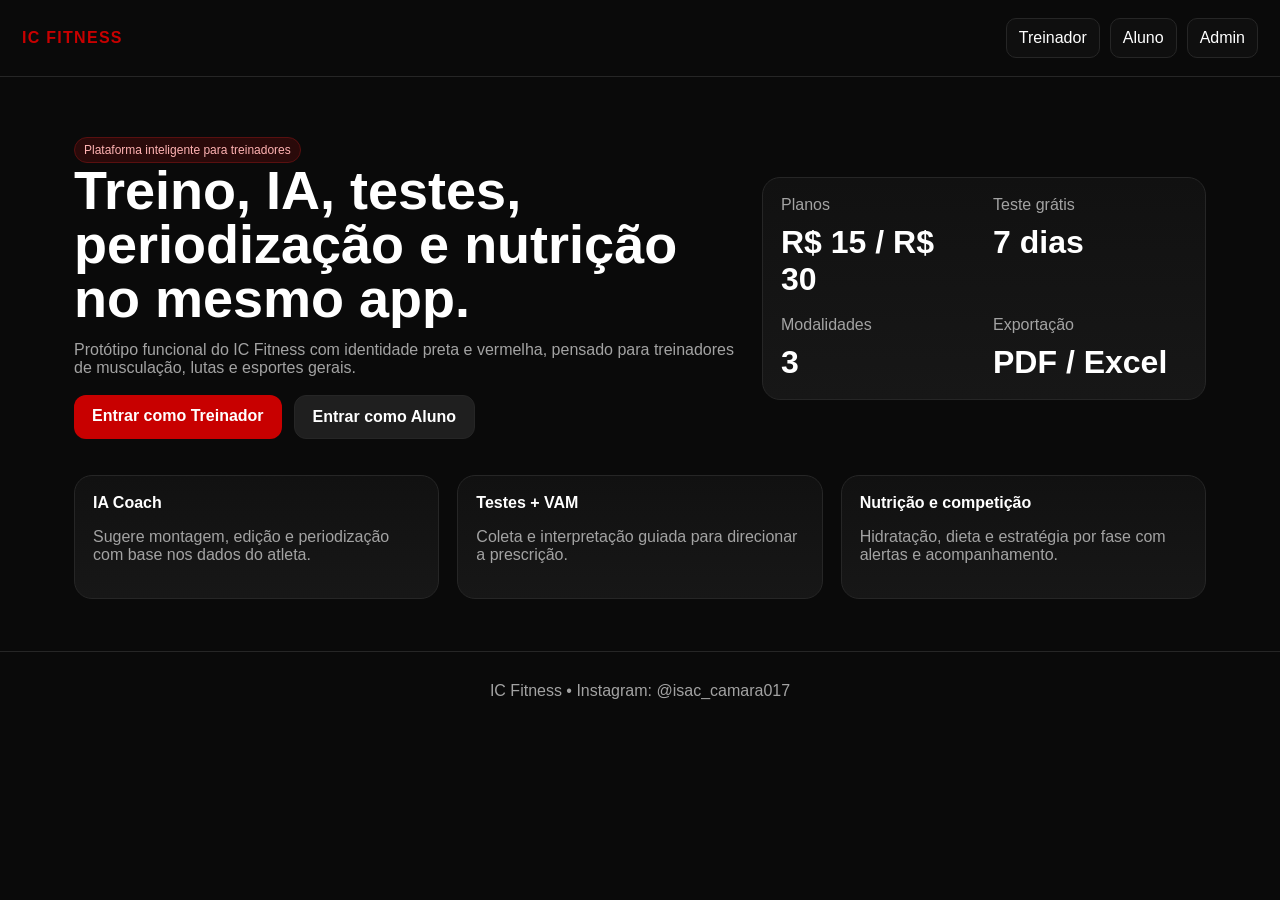
<file: index.html>
<!doctype html><html><head><meta charset='utf-8'><meta name='viewport' content='width=device-width, initial-scale=1'><title>IC Fitness</title><link rel='stylesheet' href='styles.css'></head><body><header class='header'><div class='brand'>IC FITNESS</div><div class='nav'><a href='trainer.html'>Treinador</a><a href='student.html'>Aluno</a><a href='admin.html'>Admin</a></div></header><main class='container'><section class='hero'><div><span class='badge'>Plataforma inteligente para treinadores</span><h1>Treino, IA, testes, periodização e nutrição no mesmo app.</h1><p>Protótipo funcional do IC Fitness com identidade preta e vermelha, pensado para treinadores de musculação, lutas e esportes gerais.</p><div style='display:flex;gap:12px;flex-wrap:wrap;margin-top:18px'><a class='btn' href='trainer.html'>Entrar como Treinador</a><a class='btn secondary' href='student.html'>Entrar como Aluno</a></div></div><div class='card'><div class='grid grid-2'><div><div class='small'>Planos</div><div class='kpi'>R$ 15 / R$ 30</div></div><div><div class='small'>Teste grátis</div><div class='kpi'>7 dias</div></div><div><div class='small'>Modalidades</div><div class='kpi'>3</div></div><div><div class='small'>Exportação</div><div class='kpi'>PDF / Excel</div></div></div></div></section><section class='grid grid-3'><div class='card'><strong>IA Coach</strong><p class='small'>Sugere montagem, edição e periodização com base nos dados do atleta.</p></div><div class='card'><strong>Testes + VAM</strong><p class='small'>Coleta e interpretação guiada para direcionar a prescrição.</p></div><div class='card'><strong>Nutrição e competição</strong><p class='small'>Hidratação, dieta e estratégia por fase com alertas e acompanhamento.</p></div></section></main><footer class='footer'>IC Fitness • Instagram: @isac_camara017</footer><script src='app.js'></script></body></html>
</file>
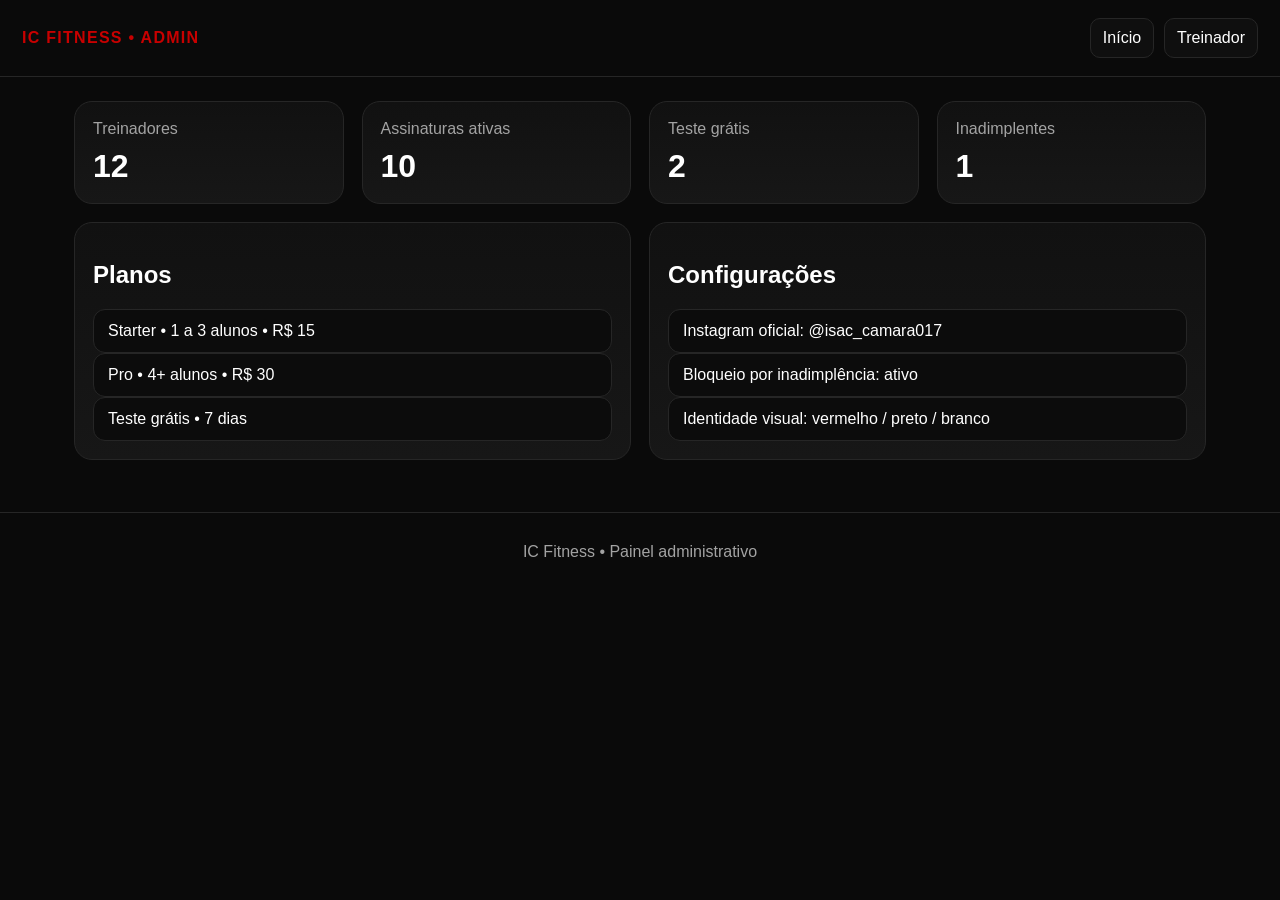
<file: admin.html>
<!doctype html><html><head><meta charset='utf-8'><meta name='viewport' content='width=device-width, initial-scale=1'><title>IC Fitness • Admin</title><link rel='stylesheet' href='styles.css'></head><body><header class='header'><div class='brand'>IC FITNESS • ADMIN</div><div class='nav'><a href='index.html'>Início</a><a href='trainer.html'>Treinador</a></div></header><main class='container'><div class='grid grid-4'><div class='card'><div class='small'>Treinadores</div><div class='kpi'>12</div></div><div class='card'><div class='small'>Assinaturas ativas</div><div class='kpi'>10</div></div><div class='card'><div class='small'>Teste grátis</div><div class='kpi'>2</div></div><div class='card'><div class='small'>Inadimplentes</div><div class='kpi'>1</div></div></div><div class='grid grid-2' style='margin-top:18px'><div class='card'><h2>Planos</h2><div class='item'>Starter • 1 a 3 alunos • R$ 15</div><div class='item'>Pro • 4+ alunos • R$ 30</div><div class='item'>Teste grátis • 7 dias</div></div><div class='card'><h2>Configurações</h2><div class='item'>Instagram oficial: @isac_camara017</div><div class='item'>Bloqueio por inadimplência: ativo</div><div class='item'>Identidade visual: vermelho / preto / branco</div></div></div></main><footer class='footer'>IC Fitness • Painel administrativo</footer><script src='app.js'></script></body></html>
</file>
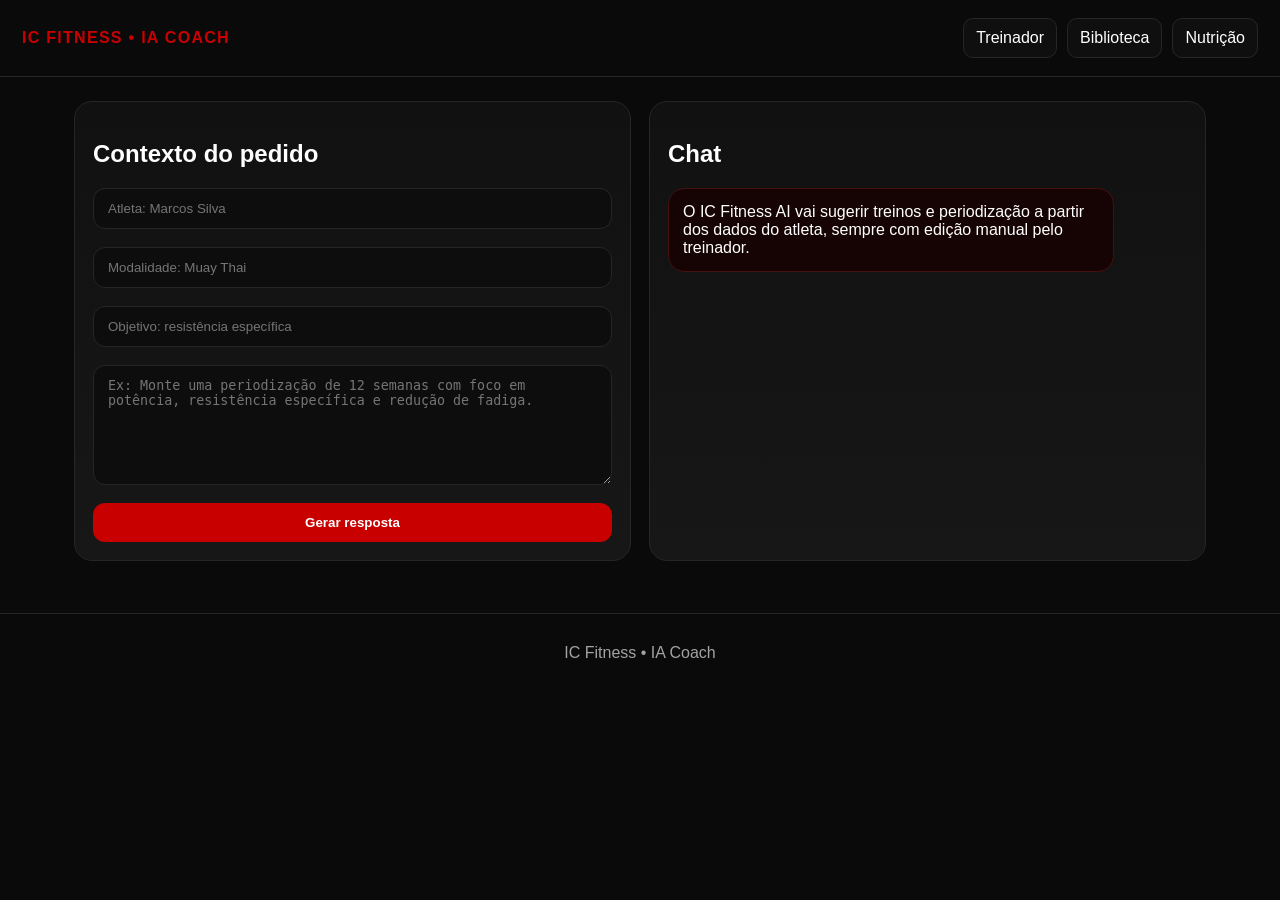
<file: ai-coach.html>
<!doctype html><html><head><meta charset='utf-8'><meta name='viewport' content='width=device-width, initial-scale=1'><title>IC Fitness • IA Coach</title><link rel='stylesheet' href='styles.css'></head><body><header class='header'><div class='brand'>IC FITNESS • IA COACH</div><div class='nav'><a href='trainer.html'>Treinador</a><a href='library.html'>Biblioteca</a><a href='nutrition.html'>Nutrição</a></div></header><main class='container'><div class='grid grid-2'><div class='card'><h2>Contexto do pedido</h2><div class='grid'><input class='input' placeholder='Atleta: Marcos Silva'><input class='input' placeholder='Modalidade: Muay Thai'><input class='input' placeholder='Objetivo: resistência específica'><textarea id='prompt' placeholder='Ex: Monte uma periodização de 12 semanas com foco em potência, resistência específica e redução de fadiga.'></textarea><button class='btn' onclick='aiGenerate()'>Gerar resposta</button></div></div><div class='card'><h2>Chat</h2><div id='aiOut' class='chat'><div class='msg ai'>O IC Fitness AI vai sugerir treinos e periodização a partir dos dados do atleta, sempre com edição manual pelo treinador.</div></div></div></div></main><footer class='footer'>IC Fitness • IA Coach</footer><script src='app.js'></script></body></html>
</file>
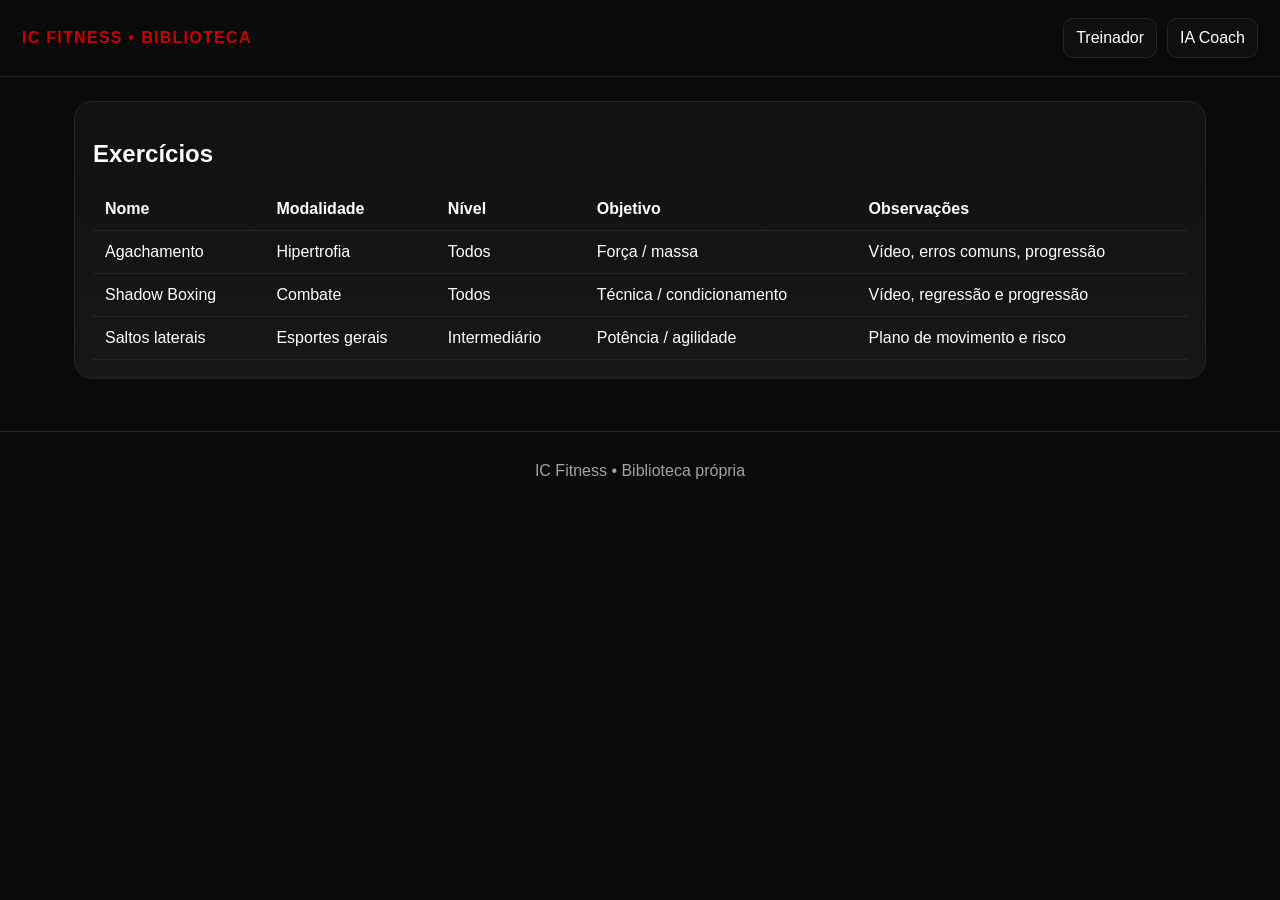
<file: library.html>
<!doctype html><html><head><meta charset='utf-8'><meta name='viewport' content='width=device-width, initial-scale=1'><title>IC Fitness • Biblioteca</title><link rel='stylesheet' href='styles.css'></head><body><header class='header'><div class='brand'>IC FITNESS • BIBLIOTECA</div><div class='nav'><a href='trainer.html'>Treinador</a><a href='ai-coach.html'>IA Coach</a></div></header><main class='container'><div class='card'><h2>Exercícios</h2><table class='table'><thead><tr><th>Nome</th><th>Modalidade</th><th>Nível</th><th>Objetivo</th><th>Observações</th></tr></thead><tbody><tr><td>Agachamento</td><td>Hipertrofia</td><td>Todos</td><td>Força / massa</td><td>Vídeo, erros comuns, progressão</td></tr><tr><td>Shadow Boxing</td><td>Combate</td><td>Todos</td><td>Técnica / condicionamento</td><td>Vídeo, regressão e progressão</td></tr><tr><td>Saltos laterais</td><td>Esportes gerais</td><td>Intermediário</td><td>Potência / agilidade</td><td>Plano de movimento e risco</td></tr></tbody></table></div></main><footer class='footer'>IC Fitness • Biblioteca própria</footer><script src='app.js'></script></body></html>
</file>
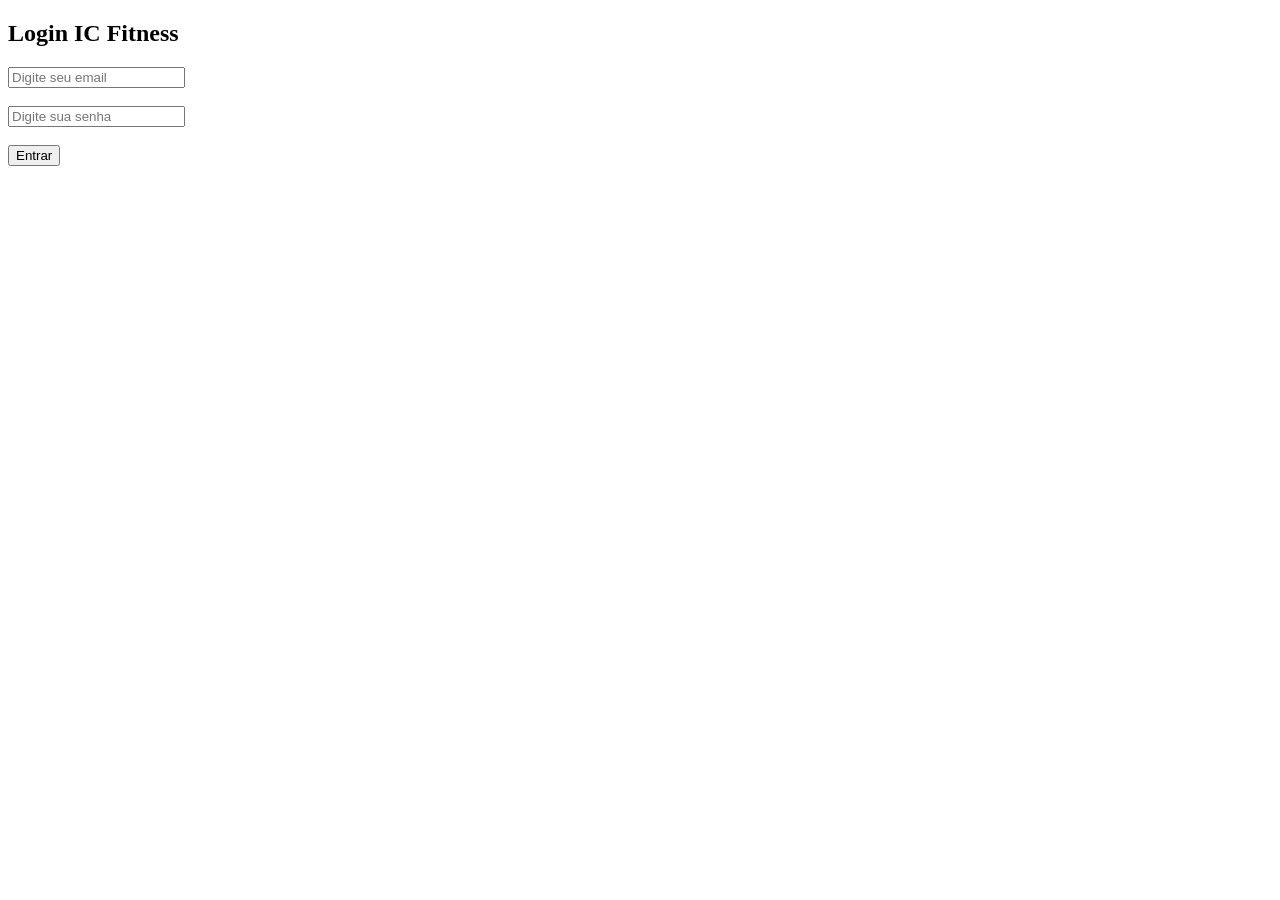
<file: login.html>
<!DOCTYPE html>
<html lang="pt-br">
<head>
  <meta charset="UTF-8">
  <title>Login IC Fitness</title>
</head>

<body>

  <h2>Login IC Fitness</h2>

  <input type="email" id="email" placeholder="Digite seu email"><br><br>
  <input type="password" id="senha" placeholder="Digite sua senha"><br><br>

  <button onclick="login()">Entrar</button>

  <p id="msg"></p>

  <script type="module">
    // 🔥 Import Firebase
    import { initializeApp } from "https://www.gstatic.com/firebasejs/12.11.0/firebase-app.js";
    import { getAuth, signInWithEmailAndPassword } from "https://www.gstatic.com/firebasejs/12.11.0/firebase-auth.js";

    // 🔥 SUA CONFIG (já está certa)
    const firebaseConfig = {
      apiKey: "AIzaSyAyo5PII1g_nC-sMsPWxiz1Ufu7Qoyrrhw",
      authDomain: "ic-fitness-92d1d.firebaseapp.com",
      projectId: "ic-fitness-92d1d",
      storageBucket: "ic-fitness-92d1d.firebasestorage.app",
      messagingSenderId: "875922897801",
      appId: "1:875922897801:web:8cc64bc21a50ea5b2f7f58"
    };

    // 🔥 Inicializa Firebase
    const app = initializeApp(firebaseConfig);
    const auth = getAuth(app);

    // 🔥 Função de login
    window.login = function() {
      const email = document.getElementById("email").value;
      const senha = document.getElementById("senha").value;

      .then((userCredential) => {
  window.location.href = "index.html";
})
        .catch((error) => {
          document.getElementById("msg").innerText = "Erro: " + error.message;
        });
    }

  </script>

</body>
</html>
</file>
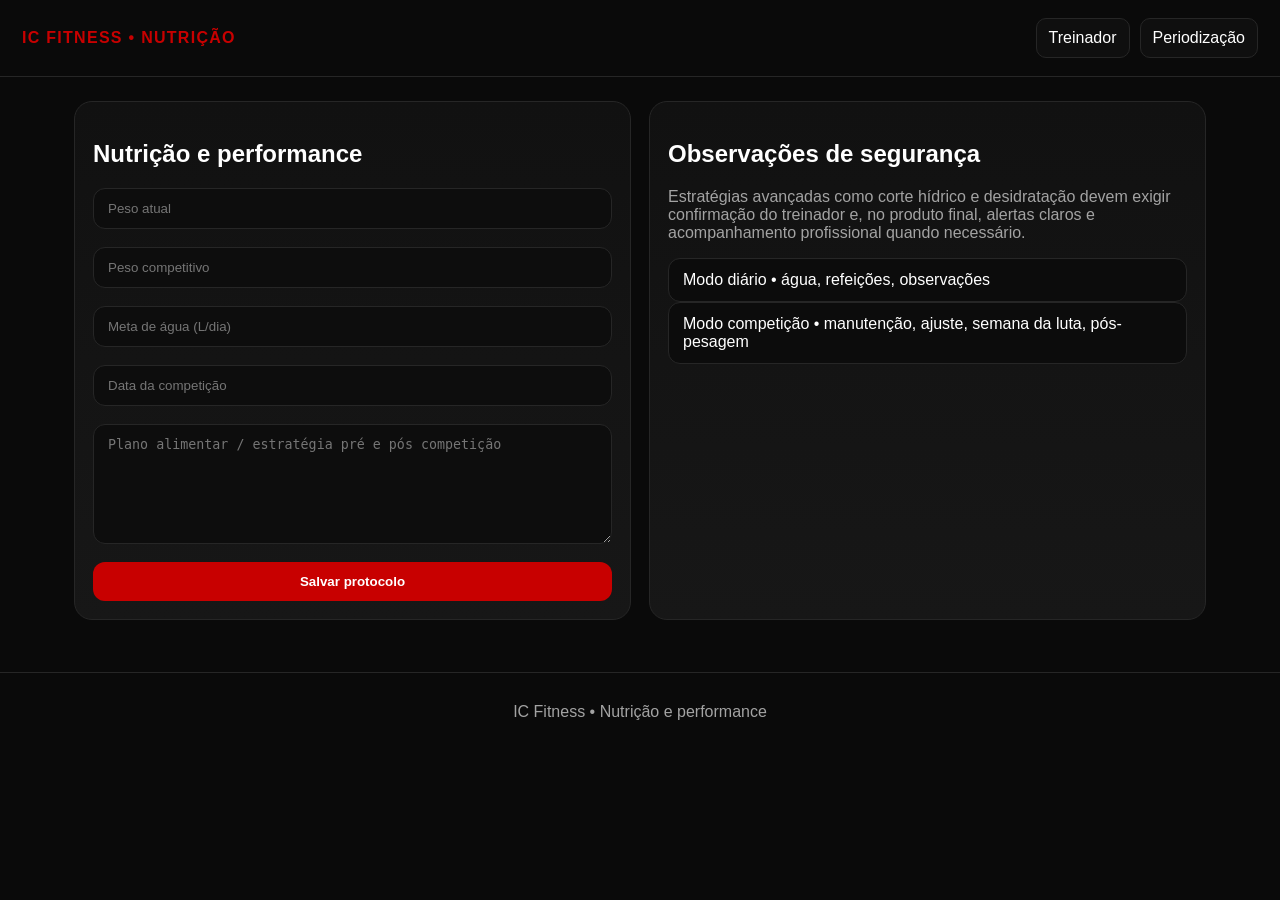
<file: nutrition.html>
<!doctype html><html><head><meta charset='utf-8'><meta name='viewport' content='width=device-width, initial-scale=1'><title>IC Fitness • Nutrição</title><link rel='stylesheet' href='styles.css'></head><body><header class='header'><div class='brand'>IC FITNESS • NUTRIÇÃO</div><div class='nav'><a href='trainer.html'>Treinador</a><a href='periodization.html'>Periodização</a></div></header><main class='container'><div class='grid grid-2'><div class='card'><h2>Nutrição e performance</h2><div class='grid'><input class='input' placeholder='Peso atual'><input class='input' placeholder='Peso competitivo'><input class='input' placeholder='Meta de água (L/dia)'><input class='input' placeholder='Data da competição'><textarea placeholder='Plano alimentar / estratégia pré e pós competição'></textarea><button class='btn'>Salvar protocolo</button></div></div><div class='card'><h2>Observações de segurança</h2><p class='small'>Estratégias avançadas como corte hídrico e desidratação devem exigir confirmação do treinador e, no produto final, alertas claros e acompanhamento profissional quando necessário.</p><div class='item'>Modo diário • água, refeições, observações</div><div class='item'>Modo competição • manutenção, ajuste, semana da luta, pós-pesagem</div></div></div></main><footer class='footer'>IC Fitness • Nutrição e performance</footer><script src='app.js'></script></body></html>
</file>
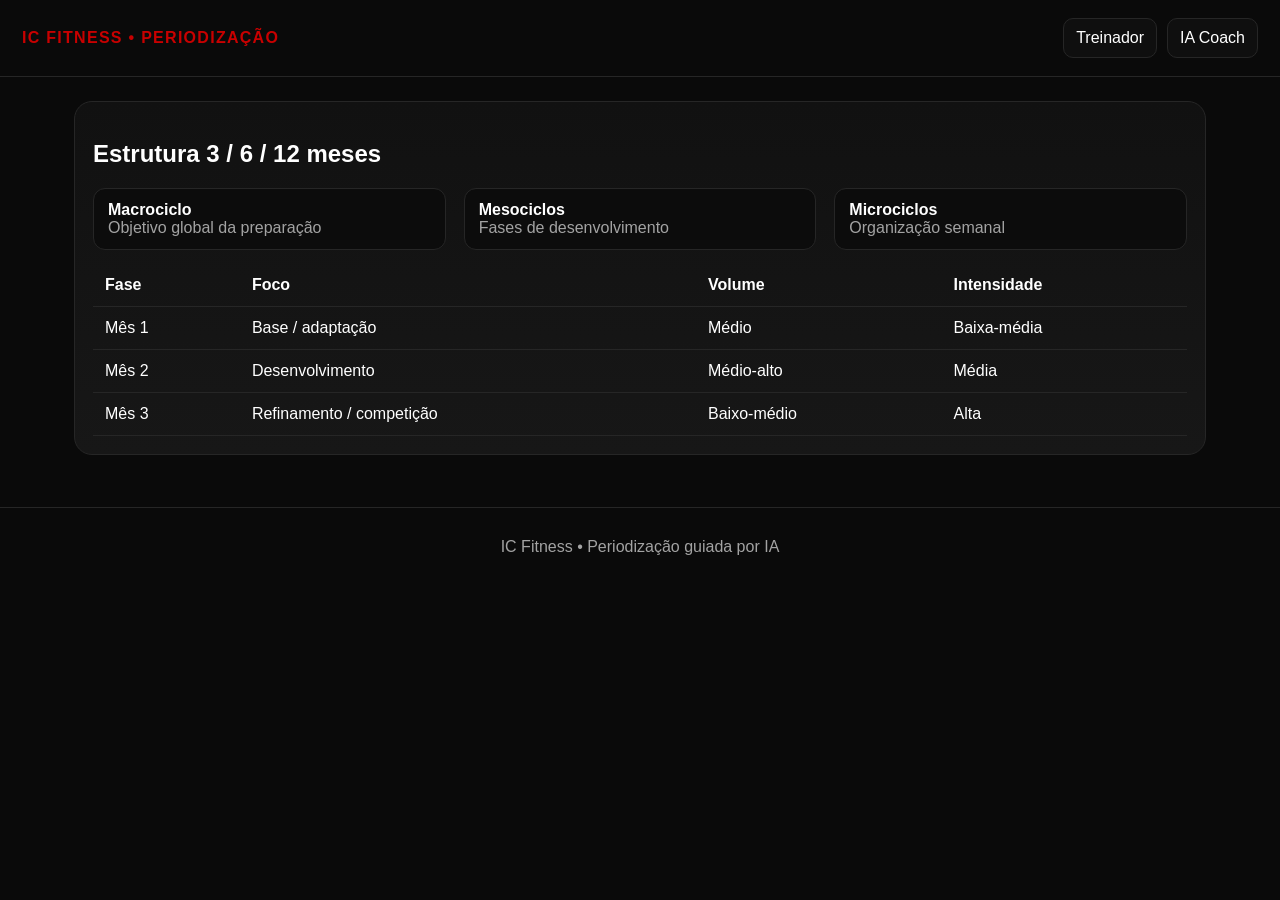
<file: periodization.html>
<!doctype html><html><head><meta charset='utf-8'><meta name='viewport' content='width=device-width, initial-scale=1'><title>IC Fitness • Periodização</title><link rel='stylesheet' href='styles.css'></head><body><header class='header'><div class='brand'>IC FITNESS • PERIODIZAÇÃO</div><div class='nav'><a href='trainer.html'>Treinador</a><a href='ai-coach.html'>IA Coach</a></div></header><main class='container'><div class='card'><h2>Estrutura 3 / 6 / 12 meses</h2><div class='grid grid-3'><div class='item'><strong>Macrociclo</strong><div class='small'>Objetivo global da preparação</div></div><div class='item'><strong>Mesociclos</strong><div class='small'>Fases de desenvolvimento</div></div><div class='item'><strong>Microciclos</strong><div class='small'>Organização semanal</div></div></div><table class='table' style='margin-top:14px'><thead><tr><th>Fase</th><th>Foco</th><th>Volume</th><th>Intensidade</th></tr></thead><tbody><tr><td>Mês 1</td><td>Base / adaptação</td><td>Médio</td><td>Baixa-média</td></tr><tr><td>Mês 2</td><td>Desenvolvimento</td><td>Médio-alto</td><td>Média</td></tr><tr><td>Mês 3</td><td>Refinamento / competição</td><td>Baixo-médio</td><td>Alta</td></tr></tbody></table></div></main><footer class='footer'>IC Fitness • Periodização guiada por IA</footer><script src='app.js'></script></body></html>
</file>
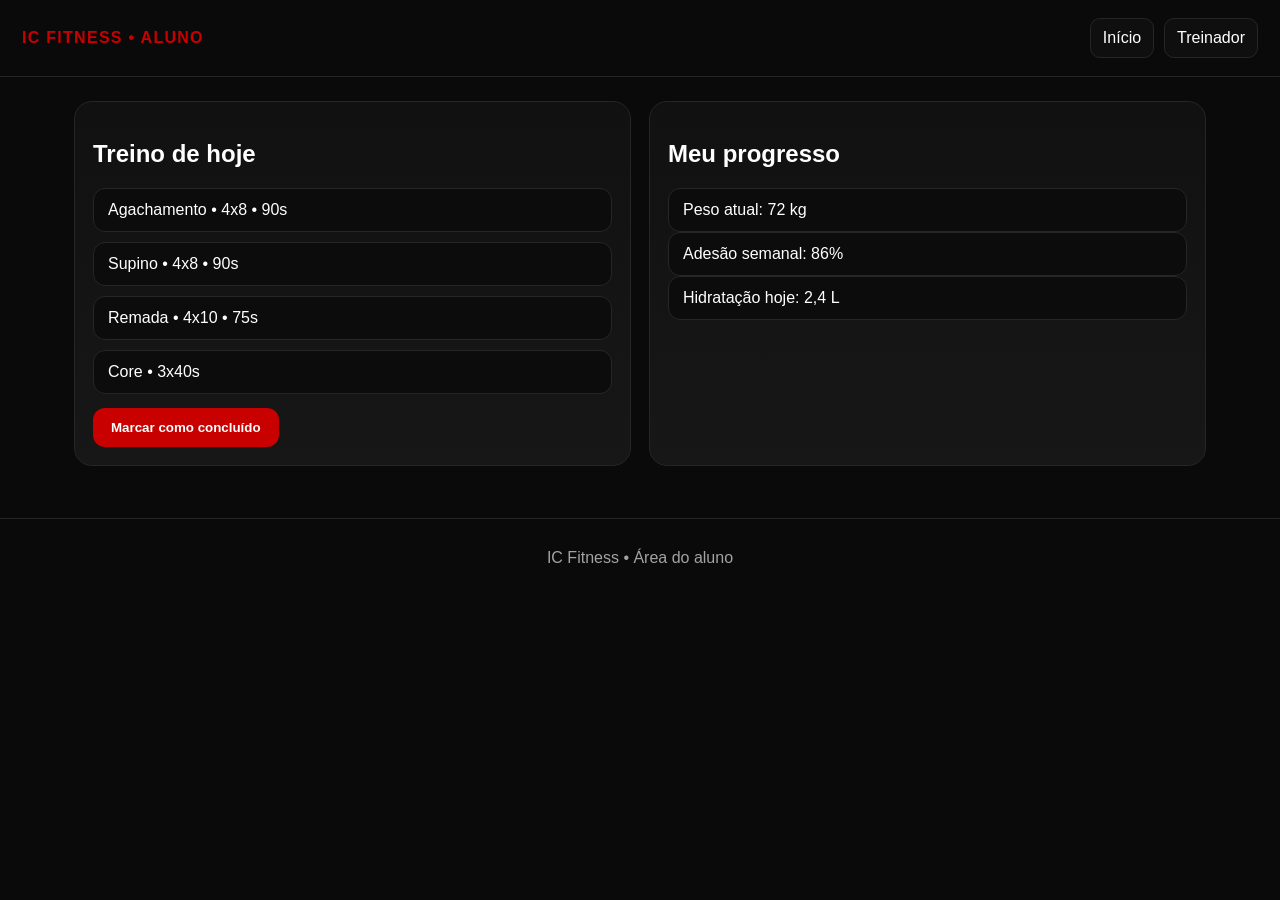
<file: student.html>
<!doctype html><html><head><meta charset='utf-8'><meta name='viewport' content='width=device-width, initial-scale=1'><title>IC Fitness • Aluno</title><link rel='stylesheet' href='styles.css'></head><body><header class='header'><div class='brand'>IC FITNESS • ALUNO</div><div class='nav'><a href='index.html'>Início</a><a href='trainer.html'>Treinador</a></div></header><main class='container'><div class='grid grid-2'><div class='card'><h2>Treino de hoje</h2><div class='list'><div class='item'>Agachamento • 4x8 • 90s</div><div class='item'>Supino • 4x8 • 90s</div><div class='item'>Remada • 4x10 • 75s</div><div class='item'>Core • 3x40s</div></div><div style='margin-top:14px'><button class='btn'>Marcar como concluído</button></div></div><div class='card'><h2>Meu progresso</h2><div class='item'>Peso atual: 72 kg</div><div class='item'>Adesão semanal: 86%</div><div class='item'>Hidratação hoje: 2,4 L</div></div></div></main><footer class='footer'>IC Fitness • Área do aluno</footer><script src='app.js'></script></body></html>
</file>
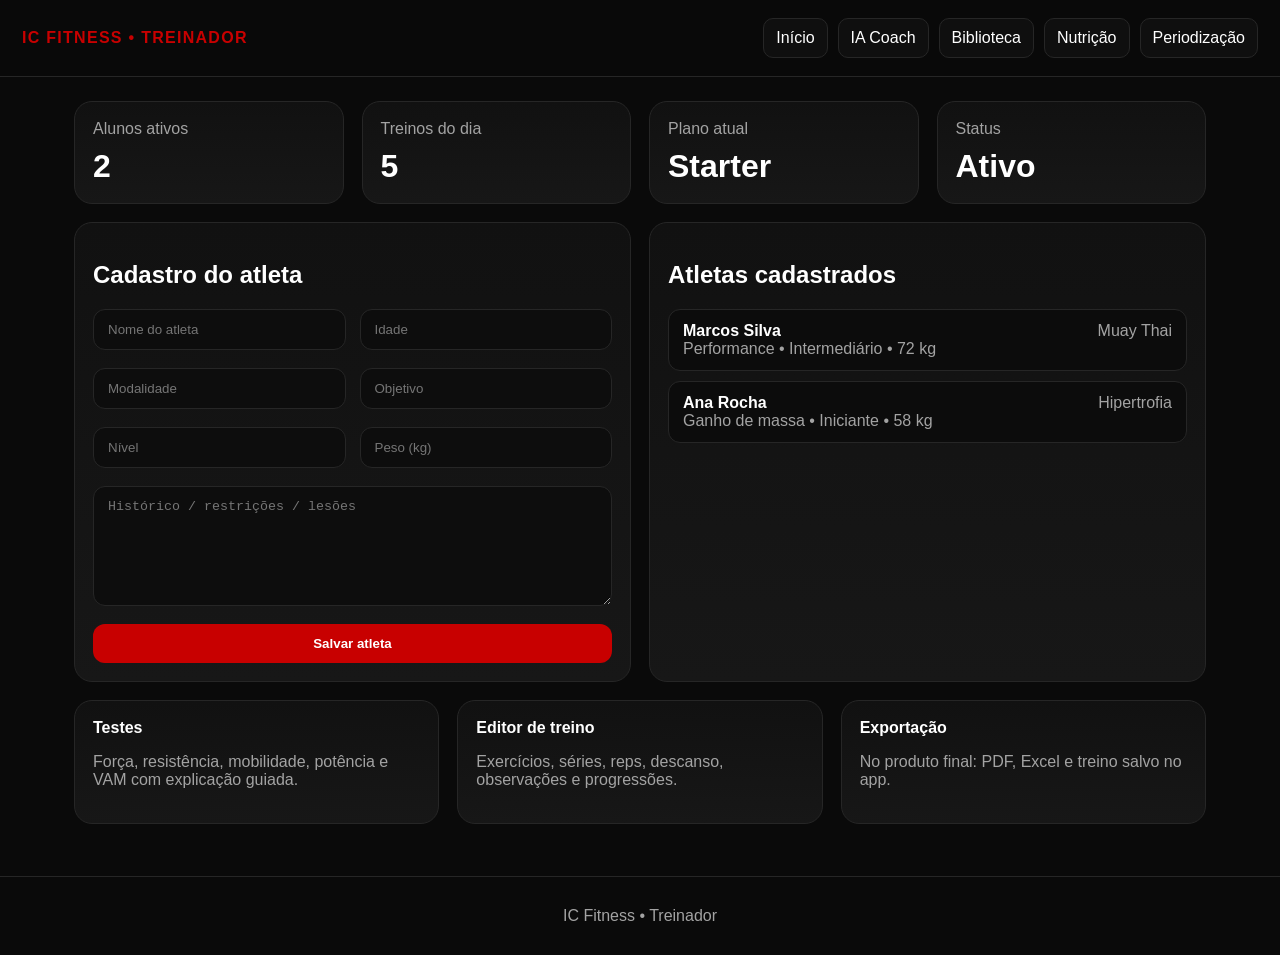
<file: trainer.html>
<!doctype html><html><head><meta charset='utf-8'><meta name='viewport' content='width=device-width, initial-scale=1'><title>IC Fitness • Treinador</title><link rel='stylesheet' href='styles.css'></head><body><header class='header'><div class='brand'>IC FITNESS • TREINADOR</div><div class='nav'><a href='index.html'>Início</a><a href='ai-coach.html'>IA Coach</a><a href='library.html'>Biblioteca</a><a href='nutrition.html'>Nutrição</a><a href='periodization.html'>Periodização</a></div></header><main class='container'><section class='grid grid-4'><div class='card'><div class='small'>Alunos ativos</div><div class='kpi'>2</div></div><div class='card'><div class='small'>Treinos do dia</div><div class='kpi'>5</div></div><div class='card'><div class='small'>Plano atual</div><div class='kpi'>Starter</div></div><div class='card'><div class='small'>Status</div><div class='kpi'>Ativo</div></div></section><section class='grid grid-2' style='margin-top:18px'><div class='card'><h2>Cadastro do atleta</h2><form id='athleteForm' class='grid'><div class='row'><input class='input' name='name' placeholder='Nome do atleta' required><input class='input' name='age' placeholder='Idade'></div><div class='row'><input class='input' name='modality' placeholder='Modalidade'><input class='input' name='goal' placeholder='Objetivo'></div><div class='row'><input class='input' name='level' placeholder='Nível'><input class='input' name='weight' placeholder='Peso (kg)'></div><textarea name='notes' placeholder='Histórico / restrições / lesões'></textarea><button class='btn' type='submit'>Salvar atleta</button></form></div><div class='card'><h2>Atletas cadastrados</h2><div id='athleteList' class='list'></div></div></section><section class='grid grid-3' style='margin-top:18px'><div class='card'><strong>Testes</strong><p class='small'>Força, resistência, mobilidade, potência e VAM com explicação guiada.</p></div><div class='card'><strong>Editor de treino</strong><p class='small'>Exercícios, séries, reps, descanso, observações e progressões.</p></div><div class='card'><strong>Exportação</strong><p class='small'>No produto final: PDF, Excel e treino salvo no app.</p></div></section></main><footer class='footer'>IC Fitness • Treinador</footer><script src='app.js'></script><script>renderAthletes('athleteList');addAthlete('athleteForm');</script></body></html>
</file>
<file: styles.css>
:root{--bg:#0a0a0a;--panel:#111;--panel2:#171717;--text:#fff;--muted:#a3a3a3;--red:#c80000;--line:#262626}
*{box-sizing:border-box}body{margin:0;font-family:Arial,Helvetica,sans-serif;background:var(--bg);color:var(--text)}
a{text-decoration:none;color:inherit}.header{display:flex;justify-content:space-between;align-items:center;padding:18px 22px;border-bottom:1px solid var(--line);position:sticky;top:0;background:rgba(10,10,10,.95)}
.brand{font-weight:800;letter-spacing:.08em;color:var(--red)}.container{max-width:1180px;margin:0 auto;padding:24px}
.hero{display:grid;grid-template-columns:1.2fr .8fr;gap:22px;align-items:center;padding:36px 0}.hero h1{font-size:54px;line-height:1;margin:0 0 14px}
.hero p,.small{color:var(--muted)}.card{background:linear-gradient(180deg,var(--panel),var(--panel2));border:1px solid var(--line);border-radius:18px;padding:18px}
.grid{display:grid;gap:18px}.grid-2{grid-template-columns:repeat(2,1fr)}.grid-3{grid-template-columns:repeat(3,1fr)}.grid-4{grid-template-columns:repeat(4,1fr)}
.btn{display:inline-block;background:var(--red);color:#fff;padding:12px 18px;border-radius:12px;font-weight:700;border:none;cursor:pointer}.btn.secondary{background:#1f1f1f;border:1px solid var(--line)}
.kpi{font-size:32px;font-weight:800;margin-top:10px}.input,select,textarea{width:100%;padding:12px 14px;border-radius:12px;border:1px solid var(--line);background:#0d0d0d;color:#fff}
textarea{min-height:120px;resize:vertical}.row{display:grid;grid-template-columns:repeat(2,1fr);gap:14px}.nav{display:flex;gap:10px;flex-wrap:wrap}.nav a{padding:10px 12px;border:1px solid var(--line);border-radius:10px;background:#0f0f0f}
.list{display:grid;gap:10px}.item{padding:12px 14px;border:1px solid var(--line);border-radius:12px;background:#0c0c0c}.badge{display:inline-block;background:#2a0a0a;color:#ffb3b3;border:1px solid #5a1010;padding:5px 9px;border-radius:999px;font-size:12px;margin-right:8px}
.footer{padding:30px 22px;color:var(--muted);text-align:center;border-top:1px solid var(--line);margin-top:28px}.table{width:100%;border-collapse:collapse}.table th,.table td{padding:12px;border-bottom:1px solid var(--line);text-align:left}
.statline{display:flex;justify-content:space-between;align-items:center}.chat{display:grid;gap:14px}.msg{padding:14px;border-radius:16px;max-width:86%}.msg.user{background:#1a1a1a;justify-self:end}.msg.ai{background:#160404;border:1px solid #471010}
@media (max-width:900px){.hero,.grid-4,.grid-3,.grid-2,.row{grid-template-columns:1fr}.hero h1{font-size:38px}}
</file>
